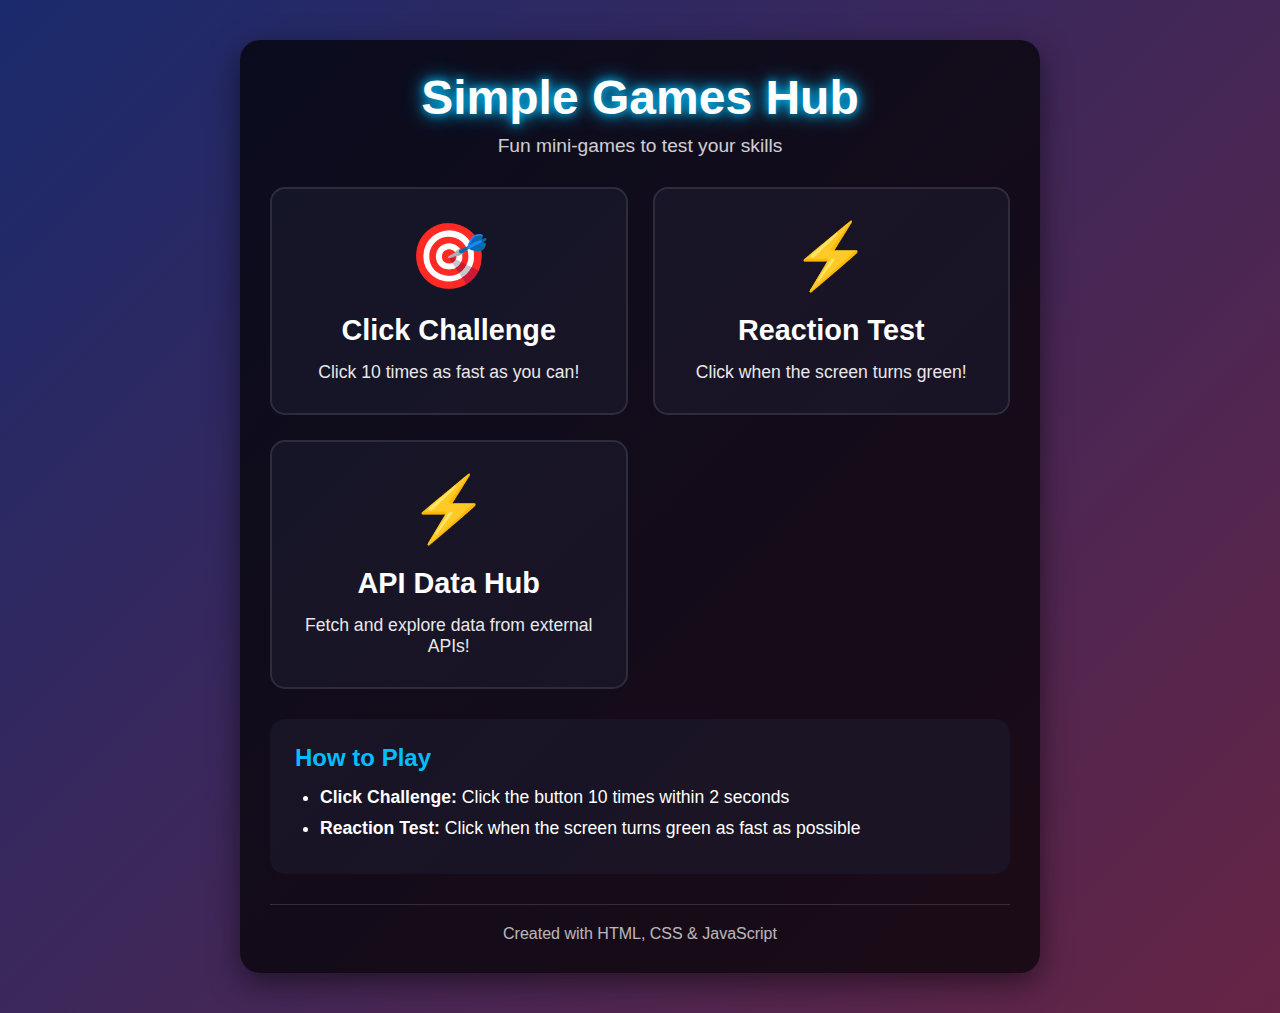
<file: index.html>
<!DOCTYPE html>
<html lang="en">

<head>
  <meta charset="UTF-8">
  <meta name="viewport" content="width=device-width, initial-scale=1.0">
  <title>Simple Games Hub</title>
  <link rel="stylesheet" href="style.css">

  <!-- Manifest -->
  <link rel="manifest" href="manifest.json">
</head>

<body>
  <div class="container">
    <header>
      <h1>Simple Games Hub</h1>
      <p class="subtitle">Fun mini-games to test your skills</p>
    </header>

    <div class="games-grid">
      <div class="game-card" onclick="location.href='clicker.html'">
        <div class="game-icon">🎯</div>
        <h2>Click Challenge</h2>
        <p>Click 10 times as fast as you can!</p>
      </div>

      <div class="game-card" onclick="location.href='reaction.html'">
        <div class="game-icon">⚡</div>
        <h2>Reaction Test</h2>
        <p>Click when the screen turns green!</p>
      </div>

      <div class="game-card" onclick="location.href='api.html'">
        <div class="game-icon">⚡</div>
        <h2>API Data Hub</h2>
        <p>Fetch and explore data from external APIs!</p>
      </div>
    </div>

    <div class="instructions">
      <h3>How to Play</h3>
      <ul>
        <li><strong>Click Challenge:</strong> Click the button 10 times within 2 seconds</li>
        <li><strong>Reaction Test:</strong> Click when the screen turns green as fast as possible</li>
      </ul>
    </div>

    <footer>
      <p>Created with HTML, CSS & JavaScript</p>
    </footer>
  </div>

  <script>
    // Register Service Worker
    if ('serviceWorker' in navigator) {
      window.addEventListener('load', () => {
        navigator.serviceWorker.register('./sw.js')
          .then((registration) => {
            console.log('SW registered: ', registration);
          })
          .catch((registrationError) => {
            console.log('SW registration failed: ', registrationError);
          });
      });
    }
  </script>
</body>

</html>
</file>
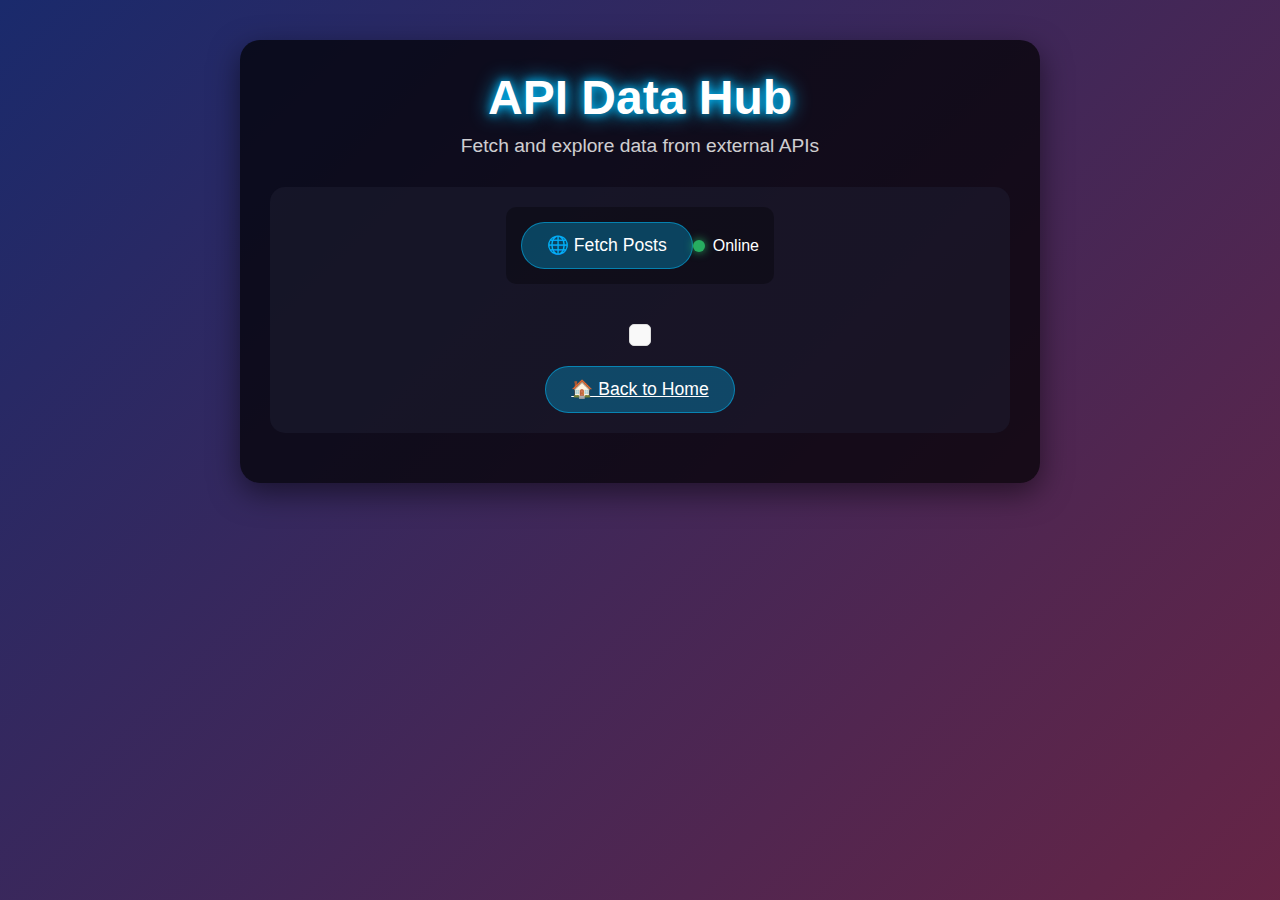
<file: api.html>
<!DOCTYPE html>
<html lang="en">

<head>
  <meta charset="UTF-8">
  <meta name="viewport" content="width=device-width, initial-scale=1.0">
  <title>API</title>
  <link rel="stylesheet" href="style.css">

  <!-- Manifest -->
  <link rel="manifest" href="manifest.json">
</head>

<body>
  <div class="container">
    <header>
      <h1>API Data Hub</h1>
      <p class="subtitle">Fetch and explore data from external APIs</p>
    </header>

    <div class="game-container">
      <div class="api-controls">
        <button id="fetchData" class="control-button">🌐 Fetch Posts</button>
        <div class="connection-status" id="connectionStatus">
          <span class="status-indicator online"></span>
          <span class="status-text">Online</span>
        </div>
      </div>

      <div class="loading-spinner" id="loadingSpinner" style="display: none;">
        <div class="spinner"></div>
        <p>Loading data...</p>
      </div>

      <div id="dataContainer" class="data-grid"></div>

      <div class="game-controls">
        <a href="index.html" class="control-button">🏠 Back to Home</a>
      </div>
    </div>
  </div>

  <script>
    // Register Service Worker
    if ('serviceWorker' in navigator) {
      window.addEventListener('load', () => {
        navigator.serviceWorker.register('./sw.js')
          .then((registration) => {
            console.log('SW registered: ', registration);
          })
          .catch((registrationError) => {
            console.log('SW registration failed: ', registrationError);
          });
      });
    }

    // Check online/offline status
    function updateConnectionStatus() {
      const statusIndicator = document.querySelector('.status-indicator');
      const statusText = document.querySelector('.status-text');

      if (navigator.onLine) {
        statusIndicator.className = 'status-indicator online';
        statusText.textContent = 'Online';
      } else {
        statusIndicator.className = 'status-indicator offline';
        statusText.textContent = 'Offline';
      }
    }

    // Listen for online/offline events
    window.addEventListener('online', updateConnectionStatus);
    window.addEventListener('offline', updateConnectionStatus);

    // Initialize connection status
    document.addEventListener('DOMContentLoaded', () => {
      updateConnectionStatus();
    });

    document.getElementById('fetchData').addEventListener('click', () => {
      const container = document.getElementById('dataContainer');
      const loadingSpinner = document.getElementById('loadingSpinner');

      // Show loading spinner
      loadingSpinner.style.display = 'block';
      container.innerHTML = '';

      fetch('https://jsonplaceholder.typicode.com/posts')
        .then(response => {
          if (!response.ok) {
            throw new Error('Network response was not ok');
          }
          return response.json();
        })
        .then(data => {
          // Hide loading spinner
          loadingSpinner.style.display = 'none';

          container.innerHTML = '';
          data.slice(0, 20).forEach((post, index) => { // Limit to first 20 posts
            const card = document.createElement('div');
            card.className = 'data-card';
            card.innerHTML = `
              <div class="card-header">
                <span class="post-id">#${post.id}</span>
                <span class="user-id">User ${post.userId}</span>
              </div>
              <h2>${post.title}</h2>
              <p>${post.body}</p>
              <div class="card-footer">
                <small>Post ${index + 1} of ${data.slice(0, 20).length}</small>
              </div>
            `;
            container.appendChild(card);
          });

          // Show success message
          if (data.length > 0) {
            const successMsg = document.createElement('div');
            successMsg.className = 'success-message';
            successMsg.innerHTML = `✅ Successfully loaded ${data.slice(0, 20).length} posts!`;
            container.insertBefore(successMsg, container.firstChild);
          }
        })
        .catch(error => {
          // Hide loading spinner
          loadingSpinner.style.display = 'none';

          console.error('There was a problem with the fetch operation:', error);

          // Show offline message
          container.innerHTML = `
            <div class="offline-message">
              <div class="offline-icon">📡</div>
              <h3>Connection Lost</h3>
              <p>Unable to fetch new data. You're currently offline or the server is unreachable.</p>
              <p>Cached data may be available.</p>
              <button onclick="location.reload()" class="control-button">🔄 Try Again</button>
            </div>
          `;
        });
    });
  </script>
</body>

</html>
</file>
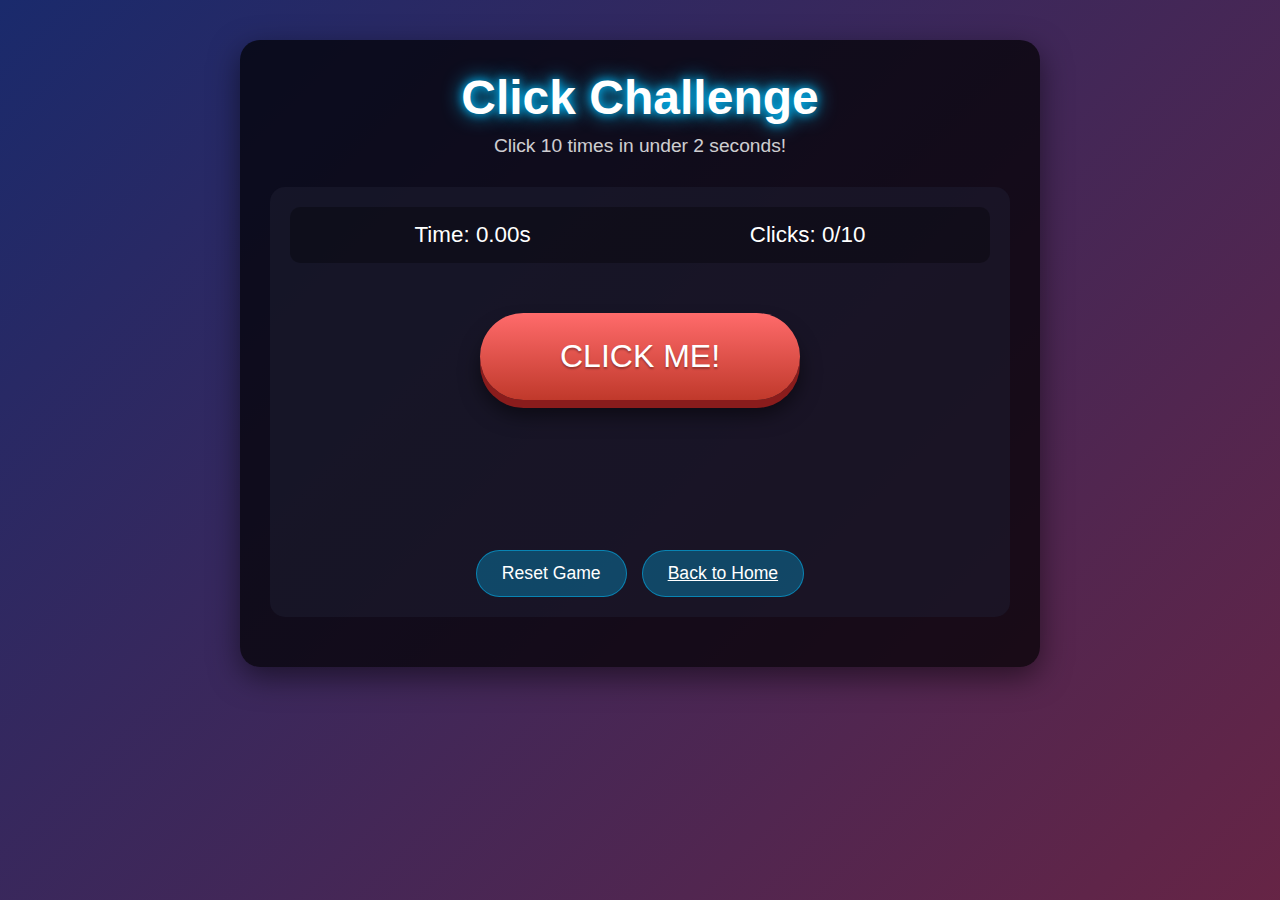
<file: clicker.html>
<!DOCTYPE html>
<html lang="en">

<head>
  <meta charset="UTF-8">
  <meta name="viewport" content="width=device-width, initial-scale=1.0">
  <title>Click Challenge</title>
  <link rel="stylesheet" href="style.css">

  <!-- Manifest -->
  <link rel="manifest" href="manifest.json">
</head>

<body>
  <div class="container">
    <header>
      <h1>Click Challenge</h1>
      <p class="subtitle">Click 10 times in under 2 seconds!</p>
    </header>

    <div class="game-container">
      <div class="score-board">
        <div>Time: <span id="timer">0.00</span>s</div>
        <div>Clicks: <span id="click-count">0</span>/10</div>
      </div>

      <button id="click-target" class="game-button">CLICK ME!</button>

      <div id="result" class="result"></div>

      <div class="game-controls">
        <button id="reset-btn" class="control-button">Reset Game</button>
        <a href="index.html" class="control-button">Back to Home</a>
      </div>
    </div>
  </div>

  <script src="clicker.js"></script>
  <script>
    // Register Service Worker
    if ('serviceWorker' in navigator) {
      window.addEventListener('load', () => {
        navigator.serviceWorker.register('./sw.js')
          .then((registration) => {
            console.log('SW registered: ', registration);
          })
          .catch((registrationError) => {
            console.log('SW registration failed: ', registrationError);
          });
      });
    }
  </script>
</body>

</html>
</file>
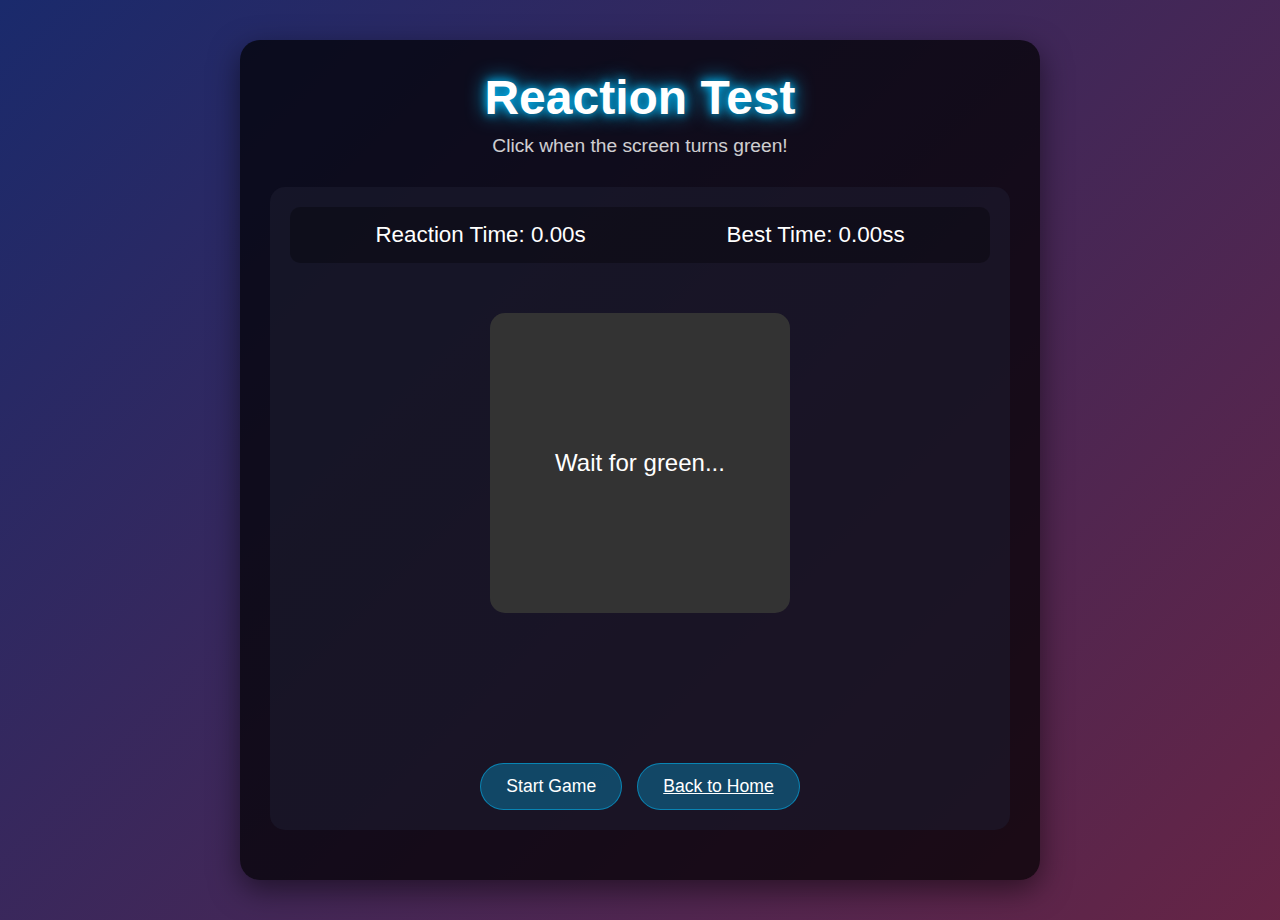
<file: reaction.html>
<!DOCTYPE html>
<html lang="en">

<head>
  <meta charset="UTF-8">
  <meta name="viewport" content="width=device-width, initial-scale=1.0">
  <title>Reaction Test</title>
  <link rel="stylesheet" href="style.css">

  <!-- Manifest -->
  <link rel="manifest" href="manifest.json">
</head>

<body>
  <div class="container">
    <header>
      <h1>Reaction Test</h1>
      <p class="subtitle">Click when the screen turns green!</p>
    </header>

    <div class="game-container">
      <div class="score-board">
        <div>Reaction Time: <span id="reaction-time">0.00</span>s</div>
        <div>Best Time: <span id="best-time">0.00</span>s</div>
      </div>

      <div id="reaction-box" class="reaction-box">
        <p>Wait for green...</p>
      </div>

      <div id="result" class="result"></div>

      <div class="game-controls">
        <button id="start-btn" class="control-button">Start Game</button>
        <a href="index.html" class="control-button">Back to Home</a>
      </div>
    </div>
  </div>

  <script src="reaction.js"></script>
  <script>
    // Register Service Worker
    if ('serviceWorker' in navigator) {
      window.addEventListener('load', () => {
        navigator.serviceWorker.register('./sw.js')
          .then((registration) => {
            console.log('SW registered: ', registration);
          })
          .catch((registrationError) => {
            console.log('SW registration failed: ', registrationError);
          });
      });
    }
  </script>
</body>

</html>
</file>
<file: style.css>
* {
  margin: 0;
  padding: 0;
  box-sizing: border-box;
  font-family: 'Segoe UI', Tahoma, Geneva, Verdana, sans-serif;
}

body {
  background: linear-gradient(135deg, #1a2a6c, #b21f1f, #1a2a6c);
  background-size: 400% 400%;
  animation: gradientBG 15s ease infinite;
  color: white;
  min-height: 100vh;
  padding: 20px;
  display: flex;
  flex-direction: column;
  align-items: center;
}

@keyframes gradientBG {
  0% {
    background-position: 0% 50%;
  }
  50% {
    background-position: 100% 50%;
  }
  100% {
    background-position: 0% 50%;
  }
}

.container {
  max-width: 800px;
  width: 100%;
  background-color: rgba(0, 0, 0, 0.7);
  border-radius: 20px;
  padding: 30px;
  box-shadow: 0 10px 30px rgba(0, 0, 0, 0.5);
  margin: 20px 0;
}

header {
  text-align: center;
  margin-bottom: 30px;
}

h1 {
  font-size: 3rem;
  margin-bottom: 10px;
  text-shadow: 0 0 10px #00bfff, 0 0 20px #00bfff;
  color: white;
}

.subtitle {
  font-size: 1.2rem;
  opacity: 0.8;
}

.games-grid {
  display: grid;
  grid-template-columns: repeat(auto-fit, minmax(300px, 1fr));
  gap: 25px;
  margin: 30px 0;
}

.game-card {
  background: rgba(30, 30, 50, 0.5);
  border-radius: 15px;
  padding: 30px;
  text-align: center;
  cursor: pointer;
  transition: transform 0.3s, background 0.3s;
  border: 2px solid rgba(255, 255, 255, 0.1);
}

.game-card:hover {
  transform: translateY(-5px);
  background: rgba(50, 50, 80, 0.7);
  border-color: rgba(0, 191, 255, 0.5);
}

.game-icon {
  font-size: 4rem;
  margin-bottom: 20px;
}

.game-card h2 {
  font-size: 1.8rem;
  margin-bottom: 15px;
}

.game-card p {
  font-size: 1.1rem;
  opacity: 0.9;
}

.instructions {
  background: rgba(30, 30, 50, 0.5);
  border-radius: 15px;
  padding: 25px;
  margin: 30px 0;
}

.instructions h3 {
  font-size: 1.5rem;
  margin-bottom: 15px;
  color: #00bfff;
}

.instructions ul {
  padding-left: 25px;
}

.instructions li {
  margin: 10px 0;
  font-size: 1.1rem;
}

footer {
  text-align: center;
  margin-top: 30px;
  padding-top: 20px;
  border-top: 1px solid rgba(255, 255, 255, 0.2);
  font-size: 1rem;
  opacity: 0.7;
}

/* Game Container Styles */
.game-container {
  display: flex;
  flex-direction: column;
  align-items: center;
  padding: 20px;
  border-radius: 15px;
  background: rgba(30, 30, 50, 0.5);
  margin: 20px 0;
}

.score-board {
  display: flex;
  justify-content: space-around;
  width: 100%;
  margin-bottom: 30px;
  font-size: 1.4rem;
  background: rgba(0, 0, 0, 0.3);
  padding: 15px;
  border-radius: 10px;
}

.game-button {
  background: linear-gradient(to bottom, #ff6b6b, #c0392b);
  color: white;
  border: none;
  padding: 25px 80px;
  font-size: 2rem;
  border-radius: 50px;
  cursor: pointer;
  transition: transform 0.1s, box-shadow 0.3s;
  margin: 20px 0;
  box-shadow: 0 8px 0 #8a1c1c, 0 15px 20px rgba(0, 0, 0, 0.5);
  text-shadow: 0 2px 2px rgba(0, 0, 0, 0.3);
}

button {
  background-color: #4caf50;
  color: white;
  border: none;
  padding: 10px 20px;
  font-size: 1rem;
  border-radius: 5px;
  cursor: pointer;
  transition: background-color 0.3s ease;
}

button:hover {
  background-color: #45a049;
}

.game-button:active {
  transform: translateY(8px);
  box-shadow: 0 0 0 #8a1c1c, 0 0 20px rgba(139, 0, 0, 0.5);
}

.result {
  font-size: 2rem;
  margin: 25px 0;
  text-align: center;
  min-height: 60px;
}

.game-controls {
  display: flex;
  gap: 15px;
  margin-top: 20px;
}

.control-button {
  background: rgba(0, 191, 255, 0.3);
  color: white;
  border: none;
  padding: 12px 25px;
  font-size: 1.1rem;
  border-radius: 50px;
  cursor: pointer;
  transition: background 0.3s;
  border: 1px solid rgba(0, 191, 255, 0.5);
}

.control-button:hover {
  background: rgba(0, 191, 255, 0.5);
}

/* Reaction Box Styles */
.reaction-box {
  width: 300px;
  height: 300px;
  background-color: #333;
  display: flex;
  align-items: center;
  justify-content: center;
  border-radius: 15px;
  margin: 20px 0;
  cursor: pointer;
  font-size: 1.5rem;
  transition: background-color 0.3s;
}

.reaction-box.ready {
  background-color: #c0392b;
}

.reaction-box.go {
  background-color: #27ae60;
}

/* Animation for results */
@keyframes pulse {
  0% {
    transform: scale(1);
  }
  50% {
    transform: scale(1.05);
  }
  100% {
    transform: scale(1);
  }
}

.pulse {
  animation: pulse 0.5s ease-in-out;
}

#dataContainer {
  margin-top: 20px;
  padding: 10px;
  background-color: #f9f9f9;
  border: 1px solid #ddd;
  border-radius: 5px;
  font-family: 'Courier New', Courier, monospace;
  white-space: pre-wrap;
  overflow-x: auto;
}

/* Styles for data cards */
.data-card {
  background-color: #ffffff;
  border: 1px solid #ddd;
  border-radius: 10px;
  padding: 15px;
  margin: 10px 0;
  box-shadow: 0 4px 6px rgba(0, 0, 0, 0.1);
  transition: transform 0.2s ease, box-shadow 0.2s ease;
}

.data-card:hover {
  transform: translateY(-5px);
  box-shadow: 0 6px 10px rgba(0, 0, 0, 0.15);
}

.data-card h2 {
  font-size: 1.5rem;
  color: #333;
  margin-bottom: 10px;
}

.data-card p {
  font-size: 1rem;
  color: #666;
  line-height: 1.5;
}

/* API Controls */
.api-controls {
  display: flex;
  justify-content: space-between;
  align-items: center;
  margin-bottom: 20px;
  padding: 15px;
  background: rgba(0, 0, 0, 0.3);
  border-radius: 10px;
}

.connection-status {
  display: flex;
  align-items: center;
  gap: 8px;
  font-size: 1rem;
}

.status-indicator {
  width: 12px;
  height: 12px;
  border-radius: 50%;
  animation: pulse 2s ease-in-out infinite alternate;
}

.status-indicator.online {
  background-color: #27ae60;
  box-shadow: 0 0 10px #27ae60;
}

.status-indicator.offline {
  background-color: #e74c3c;
  box-shadow: 0 0 10px #e74c3c;
}

/* Loading Spinner */
.loading-spinner {
  text-align: center;
  padding: 40px;
}

.spinner {
  border: 4px solid rgba(255, 255, 255, 0.3);
  border-radius: 50%;
  border-top: 4px solid #00bfff;
  width: 40px;
  height: 40px;
  animation: spin 1s linear infinite;
  margin: 0 auto 15px;
}

@keyframes spin {
  0% {
    transform: rotate(0deg);
  }
  100% {
    transform: rotate(360deg);
  }
}

/* Data Grid */
.data-grid {
  display: grid;
  grid-template-columns: repeat(auto-fit, minmax(350px, 1fr));
  gap: 20px;
  margin-top: 20px;
}

/* Enhanced Data Cards */
.data-card {
  background: linear-gradient(135deg, #ffffff, #f8f9fa);
  border: 1px solid #e9ecef;
  border-radius: 15px;
  padding: 20px;
  margin: 0;
  box-shadow: 0 8px 16px rgba(0, 0, 0, 0.1);
  transition: all 0.3s ease;
  position: relative;
  overflow: hidden;
}

.data-card::before {
  content: '';
  position: absolute;
  top: 0;
  left: 0;
  right: 0;
  height: 4px;
  background: linear-gradient(90deg, #00bfff, #1a2a6c);
}

.data-card:hover {
  transform: translateY(-8px);
  box-shadow: 0 12px 24px rgba(0, 0, 0, 0.15);
}

.card-header {
  display: flex;
  justify-content: space-between;
  align-items: center;
  margin-bottom: 15px;
}

.post-id {
  background: #00bfff;
  color: white;
  padding: 4px 12px;
  border-radius: 20px;
  font-size: 0.8rem;
  font-weight: bold;
}

.user-id {
  background: #6c757d;
  color: white;
  padding: 4px 12px;
  border-radius: 20px;
  font-size: 0.8rem;
}

.card-footer {
  margin-top: 15px;
  padding-top: 15px;
  border-top: 1px solid #e9ecef;
  text-align: center;
}

.card-footer small {
  color: #6c757d;
  font-style: italic;
}

/* Success Message */
.success-message {
  background: linear-gradient(135deg, #27ae60, #2ecc71);
  color: white;
  padding: 15px;
  border-radius: 10px;
  margin-bottom: 20px;
  text-align: center;
  font-weight: bold;
  animation: slideIn 0.5s ease-out;
}

@keyframes slideIn {
  from {
    opacity: 0;
    transform: translateY(-20px);
  }
  to {
    opacity: 1;
    transform: translateY(0);
  }
}

/* Offline Message */
.offline-message {
  text-align: center;
  padding: 40px;
  background: rgba(231, 76, 60, 0.1);
  border: 2px dashed #e74c3c;
  border-radius: 15px;
  color: white;
}

.offline-icon {
  font-size: 4rem;
  margin-bottom: 20px;
}

.offline-message h3 {
  color: #e74c3c;
  margin-bottom: 15px;
  font-size: 1.5rem;
}

.offline-message p {
  margin-bottom: 10px;
  opacity: 0.9;
}

.offline-message button {
  margin-top: 20px;
}
</file>
